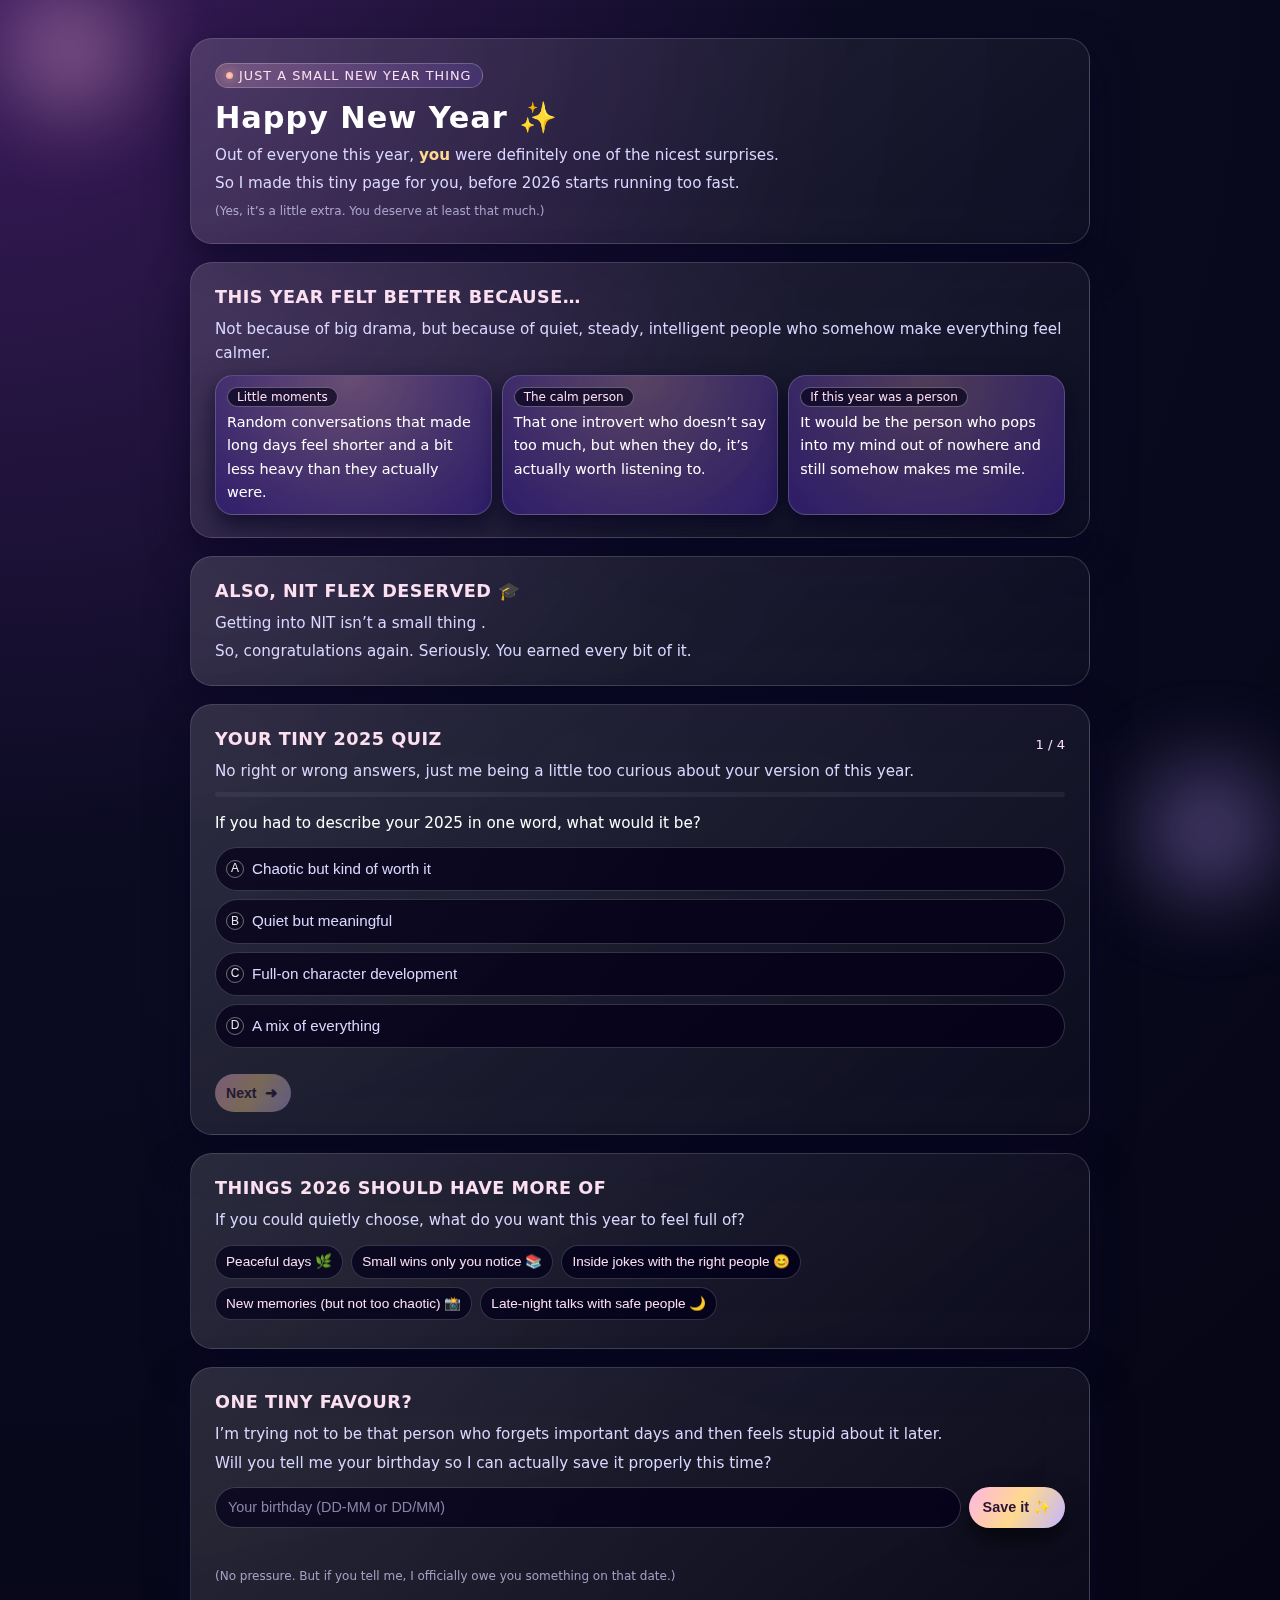
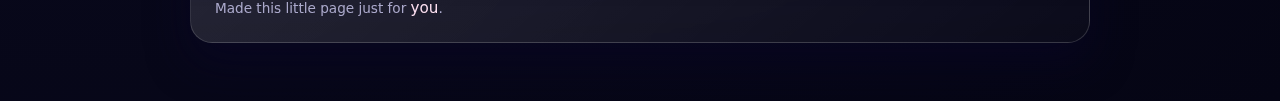
<file: src/index1.html>
<!DOCTYPE html>
<html lang="en">
  <head>
    <meta charset="UTF-8" />
    <title>For You Chaitra ✨</title>
    <meta name="viewport" content="width=device-width, initial-scale=1" />
    <link rel="stylesheet" href="styles.css" />
  </head>
  <body>
    <div class="orb orb-1"></div>
    <div class="orb orb-2"></div>

    <main class="page">
      <!-- HERO -->
      <section>
        <div class="pill">
          <span class="pill-dot"></span>
          just a small new year thing
        </div>
        <h1>Happy New Year ✨</h1>
        <p class="muted" style="margin-top: 6px">
          Out of everyone this year, <span class="highlight">you</span> were
          definitely one of the nicest surprises.
        </p>
        <p class="muted" style="margin-top: 4px">
          So I made this tiny page for you, before 2026 starts running too fast.
        </p>
        <p class="tiny-note">
          (Yes, it’s a little extra. You deserve at least that much.)
        </p>
      </section>

      <!-- HINTS ABOUT THE YEAR -->
      <section>
        <h2>This year felt better because…</h2>
        <p class="muted">
          Not because of big drama, but because of quiet, steady, intelligent
          people who somehow make everything feel calmer.
        </p>

        <div class="hint-cards">
          <div class="hint-card">
            <div class="hint-chip">Little moments</div>
            <p>
              Random conversations that made long days feel shorter and a bit
              less heavy than they actually were.
            </p>
          </div>
          <div class="hint-card">
            <div class="hint-chip">The calm person</div>
            <p>
              That one introvert who doesn’t say too much, but when they do,
              it’s actually worth listening to.
            </p>
          </div>
          <div class="hint-card">
            <div class="hint-chip">If this year was a person</div>
            <p>
              It would be the person who pops into my mind out of nowhere and
              still somehow makes me smile.
            </p>
          </div>
        </div>
      </section>

      <!-- NIT CONGRATS MINI-SECTION -->
      <section>
        <h2>Also, NIT flex deserved 🎓</h2>
        <p class="muted">Getting into NIT isn’t a small thing .</p>
        <p class="muted" style="margin-top: 4px">
          So, congratulations again. Seriously. You earned every bit of it.
        </p>
      </section>

      <!-- QUIZ -->
      <section id="quiz-section">
        <div class="quiz-header-line">
          <h2>Your tiny 2025 quiz</h2>
          <span class="quiz-step" id="quiz-step-label">1 / 4</span>
        </div>
        <p class="muted">
          No right or wrong answers, just me being a little too curious about
          your version of this year.
        </p>

        <div class="progress-bar">
          <div class="progress-fill" id="quiz-progress"></div>
        </div>

        <div id="quiz-content"></div>
      </section>

      <!-- FUTURE WISHES -->
      <section>
        <h2>Things 2026 should have more of</h2>
        <p class="muted">
          If you could quietly choose, what do you want this year to feel full
          of?
        </p>

        <div class="future-tags" id="future-tags">
          <button class="future-tag" type="button">Peaceful days 🌿</button>
          <button class="future-tag" type="button">
            Small wins only you notice 📚
          </button>
          <button class="future-tag" type="button">
            Inside jokes with the right people 😊
          </button>
          <button class="future-tag" type="button">
            New memories (but not too chaotic) 📸
          </button>
          <button class="future-tag" type="button">
            Late-night talks with safe people 🌙
          </button>
        </div>

        <p class="tiny-note" id="future-note"></p>
      </section>

      <!-- BIRTHDAY -->
      <section>
        <h2>One tiny favour?</h2>
        <p class="muted">
          I’m trying not to be that person who forgets important days and then
          feels stupid about it later.
        </p>
        <p class="muted" style="margin-top: 4px">
          Will you tell me your birthday so I can actually save it properly this
          time?
        </p>

        <div class="birthday-wrap">
          <div class="birthday-input-row">
            <input
              id="birthday-input"
              type="text"
              placeholder="Your birthday (DD-MM or DD/MM)"
              autocomplete="off"
            />
            <button class="birthday-btn" id="birthday-btn" type="button">
              Save it ✨
            </button>
          </div>
          <p class="birthday-note" id="birthday-note"></p>
          <p class="tiny-note">
            (No pressure. But if you tell me, I officially owe you something on
            that date.)
          </p>
        </div>

        <p class="signature">
          Made this little page just for <span>you</span>.
        </p>
      </section>
    </main>

    <script src="script.js"></script>
  </body>
</html>
</file>
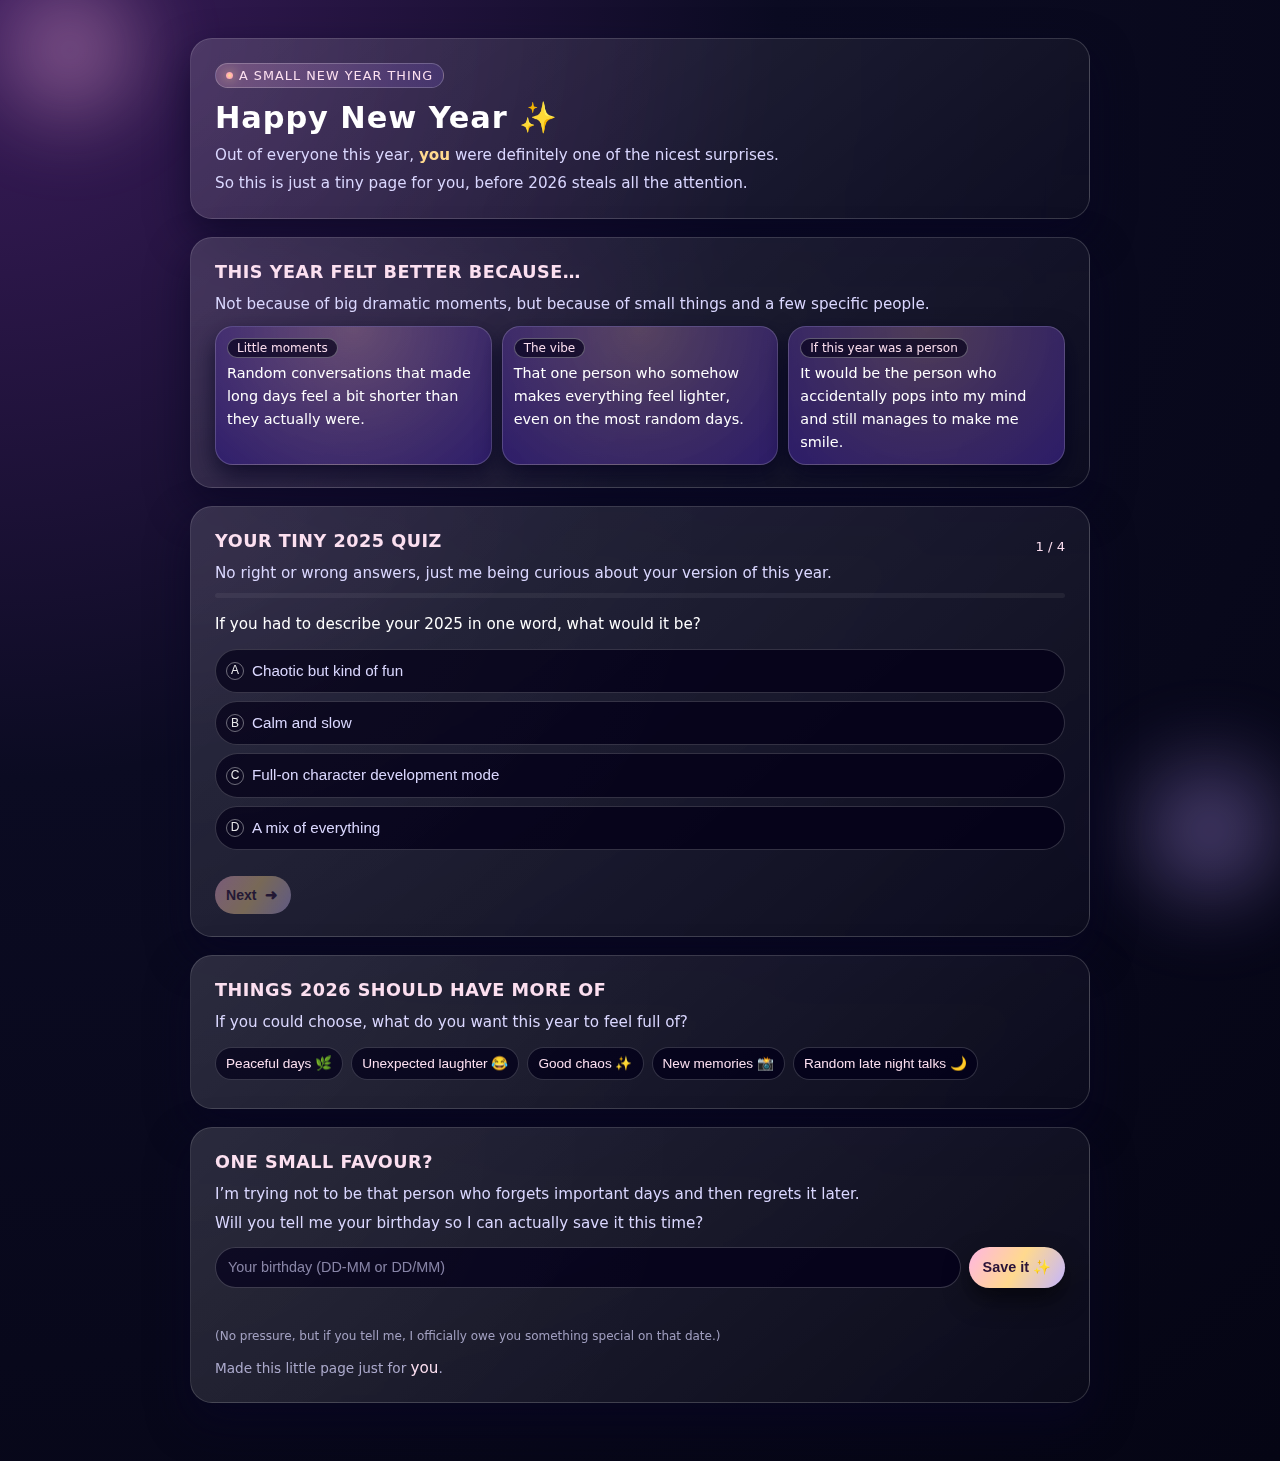
<file: src1/index1.html>
<!DOCTYPE html>
<html lang="en">
  <head>
    <meta charset="UTF-8" />
    <title>Happy New Year ✨</title>
    <meta name="viewport" content="width=device-width, initial-scale=1" />
    <style>
      :root {
        --bg: #0b0b22;
        --bg-soft: rgba(255, 255, 255, 0.06);
        --accent: #f7b2d9;
        --accent-soft: #fcdff0;
        --accent-2: #c3b5ff;
        --accent-gold: #ffd98e;
        --text-main: #ffffff;
        --text-soft: #dad7ff;
        --danger: #ff7b7b;
        --radius-lg: 22px;
        --shadow-soft: 0 18px 40px rgba(8, 5, 35, 0.7);
        --blur-bg: blur(16px);
      }

      * {
        box-sizing: border-box;
        margin: 0;
        padding: 0;
      }

      body {
        font-family: system-ui, -apple-system, BlinkMacSystemFont, "SF Pro Text",
          sans-serif;
        background: radial-gradient(
          circle at top left,
          #3b1c5b 0,
          #0b0b22 40%,
          #050514 100%
        );
        color: var(--text-main);
        min-height: 100vh;
        display: flex;
        justify-content: center;
        padding: 24px 14px 40px;
      }

      .page {
        width: 100%;
        max-width: 900px;
        position: relative;
        isolation: isolate;
      }

      /* floating shapes */
      .orb {
        position: fixed;
        width: 220px;
        height: 220px;
        border-radius: 50%;
        filter: blur(40px);
        opacity: 0.55;
        z-index: -1;
      }
      .orb.orb-1 {
        top: -60px;
        left: -40px;
        background: radial-gradient(circle, #ffb6e3, transparent 60%);
      }
      .orb.orb-2 {
        bottom: -40px;
        right: -40px;
        background: radial-gradient(circle, #b99bff, transparent 60%);
      }

      section {
        backdrop-filter: var(--blur-bg);
        -webkit-backdrop-filter: var(--blur-bg);
        background: linear-gradient(
          140deg,
          rgba(255, 255, 255, 0.12),
          rgba(255, 255, 255, 0.02)
        );
        border-radius: var(--radius-lg);
        border: 1px solid rgba(255, 255, 255, 0.16);
        box-shadow: var(--shadow-soft);
        padding: 22px 20px 20px;
        margin-bottom: 18px;
        position: relative;
        overflow: hidden;
      }

      section::before {
        content: "";
        position: absolute;
        inset: 0;
        background: radial-gradient(
          circle at top left,
          rgba(255, 255, 255, 0.18),
          transparent 55%
        );
        opacity: 0.14;
        pointer-events: none;
      }

      h1,
      h2 {
        font-weight: 700;
        letter-spacing: 0.03em;
      }

      h1 {
        font-size: 1.9rem;
        margin-bottom: 8px;
      }

      h2 {
        font-size: 1.1rem;
        margin-bottom: 10px;
        text-transform: uppercase;
        color: var(--accent-soft);
      }

      p,
      li,
      button,
      input,
      span {
        font-size: 0.95rem;
        line-height: 1.6;
      }

      .pill {
        display: inline-flex;
        align-items: center;
        gap: 6px;
        padding: 4px 10px;
        border-radius: 999px;
        background: radial-gradient(
          circle at top left,
          rgba(247, 178, 217, 0.25),
          rgba(110, 80, 200, 0.25)
        );
        border: 1px solid rgba(255, 255, 255, 0.22);
        color: var(--accent-soft);
        font-size: 0.8rem;
        letter-spacing: 0.08em;
        text-transform: uppercase;
        margin-bottom: 12px;
      }

      .pill-dot {
        width: 7px;
        height: 7px;
        border-radius: 50%;
        background: radial-gradient(circle, #ffd98e, #ff8ac7);
        box-shadow: 0 0 12px rgba(255, 207, 135, 0.9);
      }

      .muted {
        color: var(--text-soft);
      }

      .highlight {
        color: var(--accent-gold);
        font-weight: 600;
      }

      .hint-cards {
        display: grid;
        grid-template-columns: minmax(0, 1fr);
        gap: 10px;
        margin-top: 10px;
      }

      @media (min-width: 640px) {
        .hint-cards {
          grid-template-columns: repeat(3, minmax(0, 1fr));
        }
      }

      .hint-card {
        border-radius: 18px;
        padding: 10px 11px;
        background: radial-gradient(
          circle at top,
          rgba(255, 182, 227, 0.25),
          rgba(48, 30, 112, 0.9)
        );
        border: 1px solid rgba(255, 255, 255, 0.18);
        box-shadow: 0 10px 25px rgba(3, 0, 30, 0.7);
        position: relative;
      }

      .hint-chip {
        display: inline-block;
        padding: 2px 9px;
        border-radius: 999px;
        font-size: 0.75rem;
        background: rgba(5, 1, 25, 0.7);
        border: 1px solid rgba(255, 255, 255, 0.32);
        margin-bottom: 4px;
        color: #faddee;
      }

      .hint-card p {
        font-size: 0.9rem;
      }

      .quiz-header-line {
        display: flex;
        justify-content: space-between;
        align-items: center;
        gap: 8px;
      }

      .quiz-step {
        font-size: 0.82rem;
        color: var(--accent-soft);
      }

      .progress-bar {
        width: 100%;
        height: 5px;
        border-radius: 999px;
        background: rgba(255, 255, 255, 0.06);
        overflow: hidden;
        margin-top: 8px;
      }

      .progress-fill {
        height: 100%;
        width: 0%;
        background: linear-gradient(90deg, #ffbde3, #ffd98e, #c3b5ff);
        transition: width 0.35s ease;
      }

      .quiz-question {
        margin-top: 14px;
        margin-bottom: 12px;
        font-weight: 500;
      }

      .quiz-options {
        display: grid;
        grid-template-columns: minmax(0, 1fr);
        gap: 8px;
      }

      .quiz-option {
        padding: 9px 10px;
        border-radius: 999px;
        border: 1px solid rgba(255, 255, 255, 0.18);
        background: rgba(4, 0, 24, 0.8);
        color: var(--text-soft);
        cursor: pointer;
        text-align: left;
        display: flex;
        align-items: center;
        gap: 8px;
        transition: transform 0.12s ease, box-shadow 0.12s ease,
          border-color 0.12s ease, background 0.12s ease;
      }

      .quiz-option span.bullet {
        width: 18px;
        height: 18px;
        border-radius: 999px;
        border: 1px solid rgba(255, 255, 255, 0.4);
        display: inline-flex;
        align-items: center;
        justify-content: center;
        font-size: 0.75rem;
        color: rgba(255, 255, 255, 0.9);
      }

      .quiz-option:hover {
        transform: translateY(-1px);
        box-shadow: 0 10px 22px rgba(5, 0, 35, 0.9);
        border-color: rgba(255, 217, 142, 0.8);
        background: linear-gradient(
          90deg,
          rgba(255, 182, 227, 0.18),
          rgba(64, 38, 132, 0.95)
        );
      }

      .quiz-option.selected {
        border-color: rgba(255, 217, 142, 0.95);
        background: linear-gradient(
          90deg,
          rgba(255, 182, 227, 0.3),
          rgba(86, 53, 172, 0.98)
        );
        box-shadow: 0 12px 26px rgba(3, 0, 20, 0.9);
        color: #fff7fb;
      }

      .quiz-response {
        margin-top: 12px;
        font-size: 0.9rem;
        color: var(--accent-soft);
      }

      .quiz-next {
        margin-top: 14px;
        display: inline-flex;
        align-items: center;
        gap: 8px;
        padding: 7px 13px 7px 11px;
        border-radius: 999px;
        background: linear-gradient(120deg, #ffb6e3, #ffd98e, #c3b5ff);
        border: none;
        cursor: pointer;
        color: #2b1138;
        font-size: 0.88rem;
        font-weight: 600;
        box-shadow: 0 12px 24px rgba(0, 0, 0, 0.55);
      }

      .quiz-next[disabled] {
        opacity: 0.4;
        cursor: default;
        box-shadow: none;
      }

      .future-tags {
        display: flex;
        flex-wrap: wrap;
        gap: 8px;
        margin-top: 12px;
      }

      .future-tag {
        border-radius: 999px;
        padding: 5px 10px;
        font-size: 0.85rem;
        border: 1px solid rgba(255, 255, 255, 0.18);
        background: rgba(3, 0, 25, 0.8);
        color: var(--accent-soft);
        cursor: pointer;
        transition: background 0.1s ease, transform 0.1s ease,
          box-shadow 0.1s ease, border-color 0.1s ease;
      }

      .future-tag.selected {
        background: linear-gradient(
          120deg,
          rgba(255, 182, 227, 0.3),
          rgba(86, 53, 172, 0.98)
        );
        border-color: rgba(255, 217, 142, 0.9);
        box-shadow: 0 10px 22px rgba(2, 0, 20, 0.9);
        transform: translateY(-1px);
      }

      .birthday-wrap {
        display: flex;
        flex-direction: column;
        gap: 8px;
        margin-top: 12px;
      }

      .birthday-input-row {
        display: flex;
        gap: 8px;
        flex-wrap: wrap;
      }

      input[type="text"] {
        flex: 1 1 150px;
        min-width: 0;
        border-radius: 999px;
        border: 1px solid rgba(255, 255, 255, 0.2);
        background: rgba(4, 0, 26, 0.8);
        padding: 8px 12px;
        color: var(--text-main);
        outline: none;
        font-size: 0.9rem;
      }

      input[type="text"]::placeholder {
        color: rgba(218, 215, 255, 0.6);
      }

      .birthday-btn {
        border-radius: 999px;
        border: none;
        padding: 8px 14px;
        background: linear-gradient(120deg, #ffb6e3, #ffd98e, #c3b5ff);
        color: #2a1238;
        font-size: 0.9rem;
        font-weight: 600;
        cursor: pointer;
        box-shadow: 0 12px 24px rgba(0, 0, 0, 0.55);
        white-space: nowrap;
      }

      .birthday-note {
        font-size: 0.88rem;
        color: var(--accent-soft);
        min-height: 1.2em;
      }

      .tiny-note {
        font-size: 0.75rem;
        color: rgba(218, 215, 255, 0.7);
        margin-top: 6px;
      }

      .signature {
        font-size: 0.85rem;
        color: rgba(218, 215, 255, 0.75);
        margin-top: 10px;
      }

      .signature span {
        color: var(--accent-soft);
      }

      @media (min-width: 768px) {
        body {
          padding-top: 38px;
        }
        section {
          padding: 24px 24px 22px;
        }
      }
    </style>
  </head>
  <body>
    <div class="orb orb-1"></div>
    <div class="orb orb-2"></div>

    <main class="page">
      <!-- HERO -->
      <section>
        <div class="pill">
          <span class="pill-dot"></span>
          A small New Year thing
        </div>
        <h1>Happy New Year ✨</h1>
        <p class="muted" style="margin-top: 6px">
          Out of everyone this year, <span class="highlight">you</span> were
          definitely one of the nicest surprises.
        </p>
        <p class="muted" style="margin-top: 4px">
          So this is just a tiny page for you, before 2026 steals all the
          attention.
        </p>
      </section>

      <!-- HINTS ABOUT THE YEAR -->
      <section>
        <h2>This year felt better because…</h2>
        <p class="muted">
          Not because of big dramatic moments, but because of small things and a
          few specific people.
        </p>

        <div class="hint-cards">
          <div class="hint-card">
            <div class="hint-chip">Little moments</div>
            <p>
              Random conversations that made long days feel a bit shorter than
              they actually were.
            </p>
          </div>
          <div class="hint-card">
            <div class="hint-chip">The vibe</div>
            <p>
              That one person who somehow makes everything feel lighter, even on
              the most random days.
            </p>
          </div>
          <div class="hint-card">
            <div class="hint-chip">If this year was a person</div>
            <p>
              It would be the person who accidentally pops into my mind and
              still manages to make me smile.
            </p>
          </div>
        </div>
      </section>

      <!-- QUIZ -->
      <section id="quiz-section">
        <div class="quiz-header-line">
          <h2>Your tiny 2025 quiz</h2>
          <span class="quiz-step" id="quiz-step-label">1 / 4</span>
        </div>
        <p class="muted">
          No right or wrong answers, just me being curious about your version of
          this year.
        </p>

        <div class="progress-bar">
          <div class="progress-fill" id="quiz-progress"></div>
        </div>

        <div id="quiz-content">
          <!-- JS will fill question + options here -->
        </div>
      </section>

      <!-- FUTURE WISHES -->
      <section>
        <h2>Things 2026 should have more of</h2>
        <p class="muted">
          If you could choose, what do you want this year to feel full of?
        </p>

        <div class="future-tags" id="future-tags">
          <button class="future-tag" type="button">Peaceful days 🌿</button>
          <button class="future-tag" type="button">
            Unexpected laughter 😂
          </button>
          <button class="future-tag" type="button">Good chaos ✨</button>
          <button class="future-tag" type="button">New memories 📸</button>
          <button class="future-tag" type="button">
            Random late night talks 🌙
          </button>
        </div>

        <p class="tiny-note" id="future-note"></p>
      </section>

      <!-- BIRTHDAY -->
      <section>
        <h2>One small favour?</h2>
        <p class="muted">
          I’m trying not to be that person who forgets important days and then
          regrets it later.
        </p>
        <p class="muted" style="margin-top: 4px">
          Will you tell me your birthday so I can actually save it this time?
        </p>

        <div class="birthday-wrap">
          <div class="birthday-input-row">
            <input
              id="birthday-input"
              type="text"
              placeholder="Your birthday (DD-MM or DD/MM)"
              autocomplete="off"
            />
            <button class="birthday-btn" id="birthday-btn" type="button">
              Save it ✨
            </button>
          </div>
          <p class="birthday-note" id="birthday-note"></p>
          <p class="tiny-note">
            (No pressure, but if you tell me, I officially owe you something
            special on that date.)
          </p>
        </div>

        <p class="signature">
          Made this little page just for <span>you</span>.
        </p>
      </section>
    </main>

    <script>
      /* QUIZ LOGIC */
      const quizData = [
        {
          question:
            "If you had to describe your 2025 in one word, what would it be?",
          options: [
            { label: "A", text: "Chaotic but kind of fun" },
            { label: "B", text: "Calm and slow" },
            { label: "C", text: "Full-on character development mode" },
            { label: "D", text: "A mix of everything" },
          ],
          responses: {
            A: "Honestly, the best stories start with a little chaos.",
            B: "Low dramA, high peace. That’s secretly elite.",
            C: "Main character era unlocked. Not easy, but powerful.",
            D: "You basically collected the whole experience pack.",
          },
        },
        {
          question: "Your comfort vibe this year was more like…",
          options: [
            { label: "A", text: "Music + earphones" },
            { label: "B", text: "Calls / random talks" },
            { label: "C", text: "Books / shows" },
            { label: "D", text: "Just scrolling and overthinking" },
          ],
          responses: {
            A: "The right playlist can literally fix a whole day.",
            B: "The right person on call can fix more than Wi‑Fi.",
            C: "Escaping into stories is a top-tier survival skill.",
            D: "At least the scrolling kept your thumbs fit.",
          },
        },
        {
          question: "Highlight of this year, if you had to pick?",
          options: [
            { label: "A", text: "New people I met 👀" },
            { label: "B", text: "New things I tried" },
            { label: "C", text: "Just surviving everything" },
            { label: "D", text: "Moments that felt unexpectedly nice" },
          ],
          responses: {
            A: "Some people really walk in like plot twists.",
            B: "Trying new things is low-key brave, even if no one claps.",
            C: "Survival is also a flex. No one says it, but it is.",
            D: "Unexpectedly nice moments are the real favourites.",
          },
        },
        {
          question: "For 2026, you secretly want…",
          options: [
            { label: "A", text: "More peace and stability" },
            { label: "B", text: "More laughter & inside jokes" },
            { label: "C", text: "More adventures & risks" },
            { label: "D", text: "More soft, calm days with the right people" },
          ],
          responses: {
            A: "Peace is seriously underrated and very attractive.",
            B: "The right people + stupid jokes = best combination.",
            C: "Okay, main character energy continues.",
            D: "Right people + calm days is kind of the dream.",
          },
        },
      ];

      const quizContent = document.getElementById("quiz-content");
      const quizStepLabel = document.getElementById("quiz-step-label");
      const quizProgress = document.getElementById("quiz-progress");

      let currentQuestionIndex = 0;
      let hasSelected = false;
      let selectedResponse = "";

      function renderQuestion() {
        const q = quizData[currentQuestionIndex];
        hasSelected = false;
        selectedResponse = "";

        quizStepLabel.textContent =
          currentQuestionIndex + 1 + " / " + quizData.length;

        const progressPercent = (currentQuestionIndex / quizData.length) * 100;
        quizProgress.style.width = progressPercent + "%";

        quizContent.innerHTML = `
        <p class="quiz-question">${q.question}</p>
        <div class="quiz-options">
          ${q.options
            .map(
              (opt) => `
          <button type="button" class="quiz-option" data-label="${opt.label}">
            <span class="bullet">${opt.label}</span>
            <span>${opt.text}</span>
          </button>
        `
            )
            .join("")}
        </div>
        <p class="quiz-response" id="quiz-response"></p>
        <button class="quiz-next" id="quiz-next" type="button" disabled>
          Next
          <span>➜</span>
        </button>
      `;

        const optionButtons = quizContent.querySelectorAll(".quiz-option");
        const responseEl = document.getElementById("quiz-response");
        const nextBtn = document.getElementById("quiz-next");

        optionButtons.forEach((btn) => {
          btn.addEventListener("click", () => {
            optionButtons.forEach((b) => b.classList.remove("selected"));
            btn.classList.add("selected");

            const label = btn.dataset.label;
            selectedResponse = q.responses[label] || "";
            responseEl.textContent = selectedResponse;
            hasSelected = true;
            nextBtn.disabled = false;

            // small scale effect
            btn.style.transform = "translateY(-2px) scale(1.01)";
            setTimeout(() => {
              btn.style.transform = "";
            }, 130);
          });
        });

        nextBtn.addEventListener("click", () => {
          if (!hasSelected) return;

          if (currentQuestionIndex < quizData.length - 1) {
            currentQuestionIndex++;
            renderQuestion();
          } else {
            // finished
            quizProgress.style.width = "100%";
            showQuizEnd();
          }
        });
      }

      function showQuizEnd() {
        quizStepLabel.textContent = "Done ✨";
        quizContent.innerHTML = `
        <p class="quiz-question">
          That’s it. Thanks for answering honestly (or at least stylishly).
        </p>
        <p class="quiz-response">
          Now I officially know a tiny bit more about how your year looked from your side.
        </p>
      `;
      }

      renderQuestion();

      /* FUTURE TAGS */
      const futureTagsContainer = document.getElementById("future-tags");
      const futureNote = document.getElementById("future-note");

      futureTagsContainer.querySelectorAll(".future-tag").forEach((tag) => {
        tag.addEventListener("click", () => {
          tag.classList.toggle("selected");

          const selectedTexts = Array.from(
            futureTagsContainer.querySelectorAll(".future-tag.selected")
          ).map((t) => t.textContent.trim());

          if (selectedTexts.length === 0) {
            futureNote.textContent = "";
          } else if (selectedTexts.length === 1) {
            futureNote.textContent =
              'If 2026 actually feels like "' +
              selectedTexts[0] +
              '", that’s already a win.';
          } else {
            futureNote.textContent =
              "If 2026 matches even half of what you just picked, it’s going to be a good story.";
          }
        });
      });

      /* BIRTHDAY INPUT */
      const birthdayInput = document.getElementById("birthday-input");
      const birthdayBtn = document.getElementById("birthday-btn");
      const birthdayNote = document.getElementById("birthday-note");

      birthdayBtn.addEventListener("click", () => {
        const value = birthdayInput.value.trim();

        if (!value) {
          birthdayNote.textContent = "At least give me a hint, na.";
          birthdayNote.style.color = "var(--danger)";
          return;
        }

        birthdayNote.style.color = "var(--accent-soft)";
        birthdayNote.textContent =
          "Got it. Now I am officially not allowed to forget " +
          value +
          " anymore.";
        birthdayInput.disabled = true;
        birthdayBtn.disabled = true;
        birthdayBtn.textContent = "Saved ✓";
      });
    </script>
  </body>
</html>
</file>
<file: src/styles.css>
:root {
  --bg: #0b0b22;
  --bg-soft: rgba(255, 255, 255, 0.06);
  --accent: #f7b2d9;
  --accent-soft: #fcdff0;
  --accent-2: #c3b5ff;
  --accent-gold: #ffd98e;
  --text-main: #ffffff;
  --text-soft: #dad7ff;
  --danger: #ff7b7b;
  --radius-lg: 22px;
  --shadow-soft: 0 18px 40px rgba(8, 5, 35, 0.7);
  --blur-bg: blur(16px);
}

* {
  box-sizing: border-box;
  margin: 0;
  padding: 0;
}

body {
  font-family: system-ui, -apple-system, BlinkMacSystemFont, "SF Pro Text", sans-serif;
  background: radial-gradient(circle at top left, #3b1c5b 0, #0b0b22 40%, #050514 100%);
  color: var(--text-main);
  min-height: 100vh;
  display: flex;
  justify-content: center;
  padding: 24px 14px 40px;
}

/* page layout */

.page {
  width: 100%;
  max-width: 900px;
  position: relative;
  isolation: isolate;
}

/* floating blurred orbs for depth */

.orb {
  position: fixed;
  width: 220px;
  height: 220px;
  border-radius: 50%;
  filter: blur(40px);
  opacity: 0.55;
  z-index: -1;
}

.orb.orb-1 {
  top: -60px;
  left: -40px;
  background: radial-gradient(circle, #ffb6e3, transparent 60%);
}

.orb.orb-2 {
  bottom: -40px;
  right: -40px;
  background: radial-gradient(circle, #b99bff, transparent 60%);
}

section {
  backdrop-filter: var(--blur-bg);
  -webkit-backdrop-filter: var(--blur-bg);
  background: linear-gradient(
    140deg,
    rgba(255, 255, 255, 0.12),
    rgba(255, 255, 255, 0.02)
  );
  border-radius: var(--radius-lg);
  border: 1px solid rgba(255, 255, 255, 0.16);
  box-shadow: var(--shadow-soft);
  padding: 22px 20px 20px;
  margin-bottom: 18px;
  position: relative;
  overflow: hidden;
}

section::before {
  content: "";
  position: absolute;
  inset: 0;
  background: radial-gradient(
    circle at top left,
    rgba(255, 255, 255, 0.18),
    transparent 55%
  );
  opacity: 0.14;
  pointer-events: none;
}

h1,
h2 {
  font-weight: 700;
  letter-spacing: 0.03em;
}

h1 {
  font-size: 1.9rem;
  margin-bottom: 8px;
}

h2 {
  font-size: 1.1rem;
  margin-bottom: 10px;
  text-transform: uppercase;
  color: var(--accent-soft);
}

p,
button,
input,
span {
  font-size: 0.95rem;
  line-height: 1.6;
}

.muted {
  color: var(--text-soft);
}

.highlight {
  color: var(--accent-gold);
  font-weight: 600;
}

/* pill */

.pill {
  display: inline-flex;
  align-items: center;
  gap: 6px;
  padding: 4px 10px;
  border-radius: 999px;
  background: radial-gradient(
    circle at top left,
    rgba(247, 178, 217, 0.25),
    rgba(110, 80, 200, 0.25)
  );
  border: 1px solid rgba(255, 255, 255, 0.22);
  color: var(--accent-soft);
  font-size: 0.8rem;
  letter-spacing: 0.08em;
  text-transform: uppercase;
  margin-bottom: 12px;
}

.pill-dot {
  width: 7px;
  height: 7px;
  border-radius: 50%;
  background: radial-gradient(circle, #ffd98e, #ff8ac7);
  box-shadow: 0 0 12px rgba(255, 207, 135, 0.9);
}

.tiny-note {
  font-size: 0.75rem;
  color: rgba(218, 215, 255, 0.7);
  margin-top: 6px;
}

/* hint cards */

.hint-cards {
  display: grid;
  grid-template-columns: minmax(0, 1fr);
  gap: 10px;
  margin-top: 10px;
}

@media (min-width: 640px) {
  .hint-cards {
    grid-template-columns: repeat(3, minmax(0, 1fr));
  }
}

.hint-card {
  border-radius: 18px;
  padding: 10px 11px;
  background: radial-gradient(
    circle at top,
    rgba(255, 182, 227, 0.25),
    rgba(48, 30, 112, 0.9)
  );
  border: 1px solid rgba(255, 255, 255, 0.18);
  box-shadow: 0 10px 25px rgba(3, 0, 30, 0.7);
  position: relative;
}

.hint-chip {
  display: inline-block;
  padding: 2px 9px;
  border-radius: 999px;
  font-size: 0.75rem;
  background: rgba(5, 1, 25, 0.7);
  border: 1px solid rgba(255, 255, 255, 0.32);
  margin-bottom: 4px;
  color: #faddee;
}

.hint-card p {
  font-size: 0.9rem;
}

/* quiz */

.quiz-header-line {
  display: flex;
  justify-content: space-between;
  align-items: center;
  gap: 8px;
}

.quiz-step {
  font-size: 0.82rem;
  color: var(--accent-soft);
}

.progress-bar {
  width: 100%;
  height: 5px;
  border-radius: 999px;
  background: rgba(255, 255, 255, 0.06);
  overflow: hidden;
  margin-top: 8px;
}

.progress-fill {
  height: 100%;
  width: 0%;
  background: linear-gradient(90deg, #ffbde3, #ffd98e, #c3b5ff);
  transition: width 0.35s ease;
}

.quiz-question {
  margin-top: 14px;
  margin-bottom: 12px;
  font-weight: 500;
}

.quiz-options {
  display: grid;
  grid-template-columns: minmax(0, 1fr);
  gap: 8px;
}

.quiz-option {
  padding: 9px 10px;
  border-radius: 999px;
  border: 1px solid rgba(255, 255, 255, 0.18);
  background: rgba(4, 0, 24, 0.8);
  color: var(--text-soft);
  cursor: pointer;
  text-align: left;
  display: flex;
  align-items: center;
  gap: 8px;
  transition: transform 0.12s ease, box-shadow 0.12s ease,
    border-color 0.12s ease, background 0.12s ease;
}

.quiz-option span.bullet {
  width: 18px;
  height: 18px;
  border-radius: 999px;
  border: 1px solid rgba(255, 255, 255, 0.4);
  display: inline-flex;
  align-items: center;
  justify-content: center;
  font-size: 0.75rem;
  color: rgba(255, 255, 255, 0.9);
}

.quiz-option:hover {
  transform: translateY(-1px);
  box-shadow: 0 10px 22px rgba(5, 0, 35, 0.9);
  border-color: rgba(255, 217, 142, 0.8);
  background: linear-gradient(
    90deg,
    rgba(255, 182, 227, 0.18),
    rgba(64, 38, 132, 0.95)
  );
}

.quiz-option.selected {
  border-color: rgba(255, 217, 142, 0.95);
  background: linear-gradient(
    90deg,
    rgba(255, 182, 227, 0.3),
    rgba(86, 53, 172, 0.98)
  );
  box-shadow: 0 12px 26px rgba(3, 0, 20, 0.9);
  color: #fff7fb;
}

.quiz-response {
  margin-top: 12px;
  font-size: 0.9rem;
  color: var(--accent-soft);
}

.quiz-next {
  margin-top: 14px;
  display: inline-flex;
  align-items: center;
  gap: 8px;
  padding: 7px 13px 7px 11px;
  border-radius: 999px;
  background: linear-gradient(120deg, #ffb6e3, #ffd98e, #c3b5ff);
  border: none;
  cursor: pointer;
  color: #2b1138;
  font-size: 0.88rem;
  font-weight: 600;
  box-shadow: 0 12px 24px rgba(0, 0, 0, 0.55);
}

.quiz-next[disabled] {
  opacity: 0.4;
  cursor: default;
  box-shadow: none;
}

/* future tags */

.future-tags {
  display: flex;
  flex-wrap: wrap;
  gap: 8px;
  margin-top: 12px;
}

.future-tag {
  border-radius: 999px;
  padding: 5px 10px;
  font-size: 0.85rem;
  border: 1px solid rgba(255, 255, 255, 0.18);
  background: rgba(3, 0, 25, 0.8);
  color: var(--accent-soft);
  cursor: pointer;
  transition: background 0.1s ease, transform 0.1s ease,
    box-shadow 0.1s ease, border-color 0.1s ease;
}

.future-tag.selected {
  background: linear-gradient(
    120deg,
    rgba(255, 182, 227, 0.3),
    rgba(86, 53, 172, 0.98)
  );
  border-color: rgba(255, 217, 142, 0.9);
  box-shadow: 0 10px 22px rgba(2, 0, 20, 0.9);
  transform: translateY(-1px);
}

/* birthday */

.birthday-wrap {
  display: flex;
  flex-direction: column;
  gap: 8px;
  margin-top: 12px;
}

.birthday-input-row {
  display: flex;
  gap: 8px;
  flex-wrap: wrap;
}

input[type="text"] {
  flex: 1 1 150px;
  min-width: 0;
  border-radius: 999px;
  border: 1px solid rgba(255, 255, 255, 0.2);
  background: rgba(4, 0, 26, 0.8);
  padding: 8px 12px;
  color: var(--text-main);
  outline: none;
  font-size: 0.9rem;
}

input[type="text"]::placeholder {
  color: rgba(218, 215, 255, 0.6);
}

.birthday-btn {
  border-radius: 999px;
  border: none;
  padding: 8px 14px;
  background: linear-gradient(120deg, #ffb6e3, #ffd98e, #c3b5ff);
  color: #2a1238;
  font-size: 0.9rem;
  font-weight: 600;
  cursor: pointer;
  box-shadow: 0 12px 24px rgba(0, 0, 0, 0.55);
  white-space: nowrap;
}

.birthday-note {
  font-size: 0.88rem;
  color: var(--accent-soft);
  min-height: 1.2em;
}

.signature {
  font-size: 0.85rem;
  color: rgba(218, 215, 255, 0.75);
  margin-top: 10px;
}

.signature span {
  color: var(--accent-soft);
}

@media (min-width: 768px) {
  body {
    padding-top: 38px;
  }
  section {
    padding: 24px 24px 22px;
  }
}
</file>
